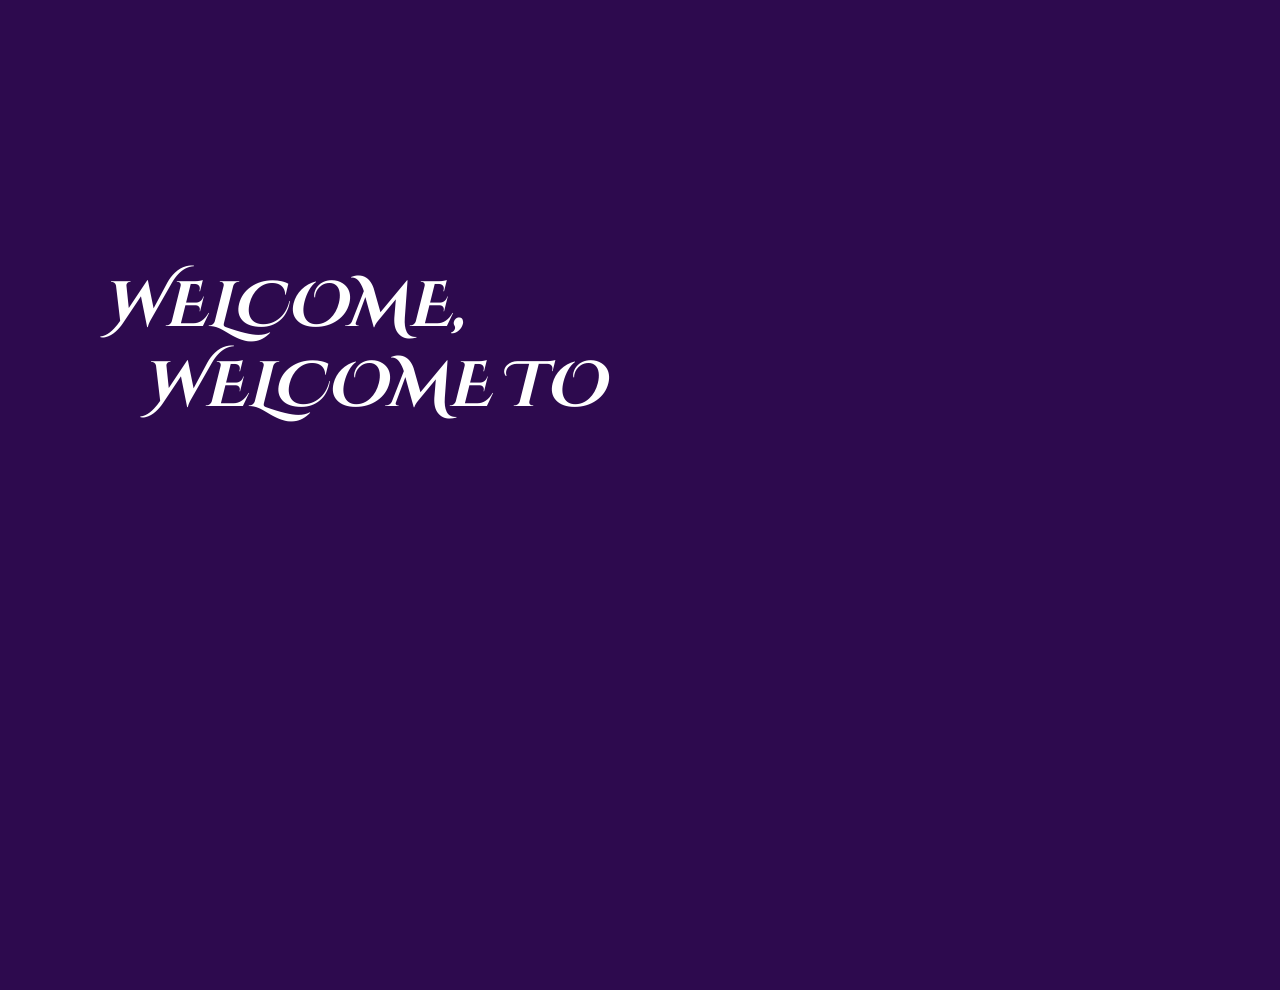
<file: index.html>
<!DOCTYPE html>
<html lang="en">
<head>
  <meta charset="UTF-8">
  <meta name="viewport" content="width=device-width, initial-scale=1.0">
  <title>Tricia Linewberg - Portfolio</title>
  <meta name="description" content="Tricia Linewberg - Designer portfolio. The grandest show of strategy and design.">
  <link rel="preconnect" href="https://fonts.googleapis.com">
  <link rel="preconnect" href="https://fonts.gstatic.com" crossorigin>
  <link href="https://fonts.googleapis.com/css2?family=Cinzel+Decorative:wght@400;700&family=Cormorant+Garamond:wght@400;700&family=Faustina:ital,wght@0,400;0,600;1,400&family=Inter:wght@400;500&display=swap" rel="stylesheet">
  <link rel="stylesheet" href="css/styles.css">
</head>
<body class="hero-page">

  <section class="hero">
    <div class="hero-content">
      <h1 id="line1" class="hero-title-line"></h1>
      <h1 id="line2" class="hero-title-line"></h1>
      <h1 id="line3" class="hero-title-line"></h1>
      <p id="subtitle" class="hero-subtitle"></p>
      <a href="portfolio.html" id="admit-btn" class="admit-one-btn golden-pill">
        ADMIT ONE
      </a>
    </div>

    <div id="hero-photo" class="hero-photo">
      <img src="assets/tricia.png" alt="Tricia Linewberg">
    </div>
  </section>

  <script>
    async function typeWords(elementId, text, speed) {
      const el = document.getElementById(elementId);
      const words = text.split(' ');
      for (const w of words) {
        const span = document.createElement('span');
        span.textContent = w;
        span.className = 'word';
        el.appendChild(span);
        await new Promise(r => setTimeout(r, 50));
        span.classList.add('visible');
        await new Promise(r => setTimeout(r, speed));
      }
    }

    window.addEventListener('DOMContentLoaded', async () => {
      await typeWords('line1', 'WELCOME,', 500);
      await typeWords('line2', 'WELCOME TO', 350);
      await typeWords('line3', 'MY PORTFOLIO!', 500);
      await new Promise(r => setTimeout(r, 200));
      await typeWords('subtitle', 'The grandest show of strategy and design on land or by screen.', 120);

      setTimeout(() => {
        document.getElementById('hero-photo').classList.add('reveal');
      }, 400);

      setTimeout(() => {
        const btn = document.getElementById('admit-btn');
        btn.classList.add('reveal');
        setTimeout(() => btn.classList.add('breathing'), 1500);
      }, 1200);
    });
  </script>
</body>
</html>
</file>
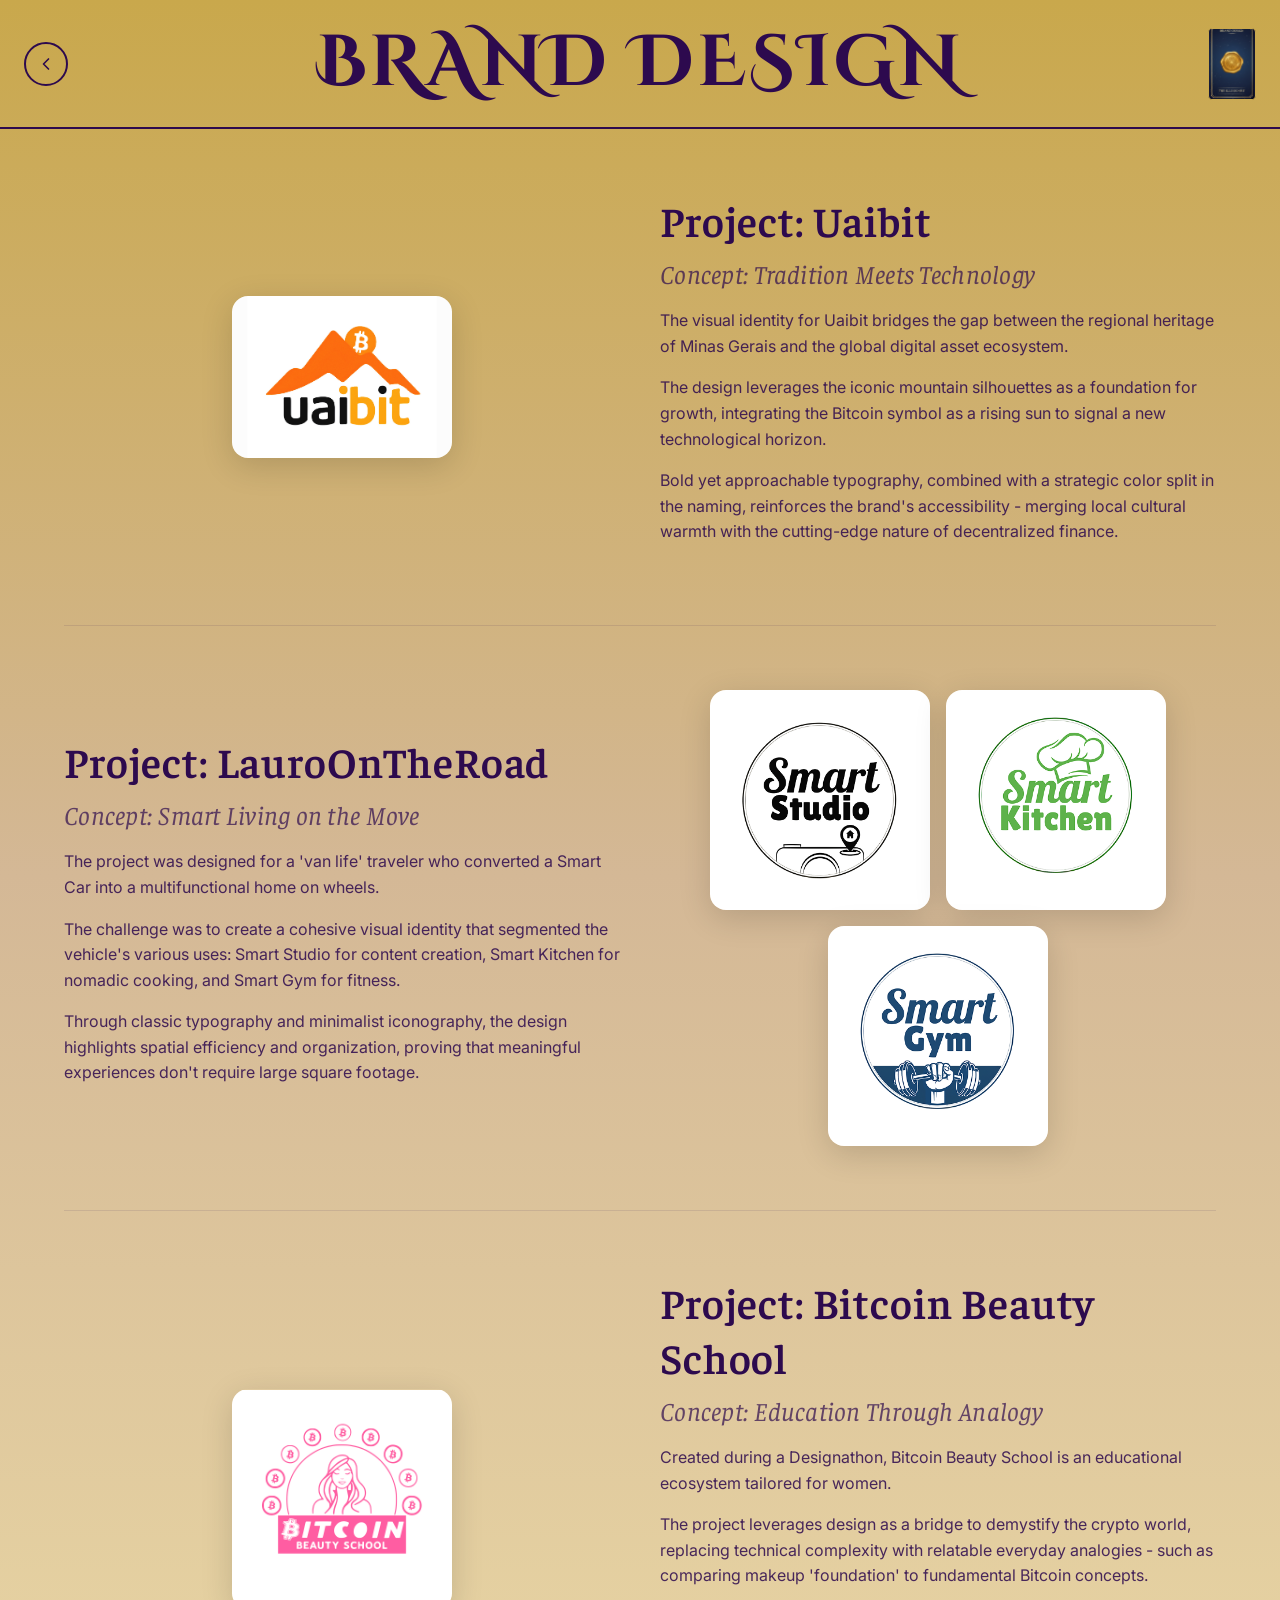
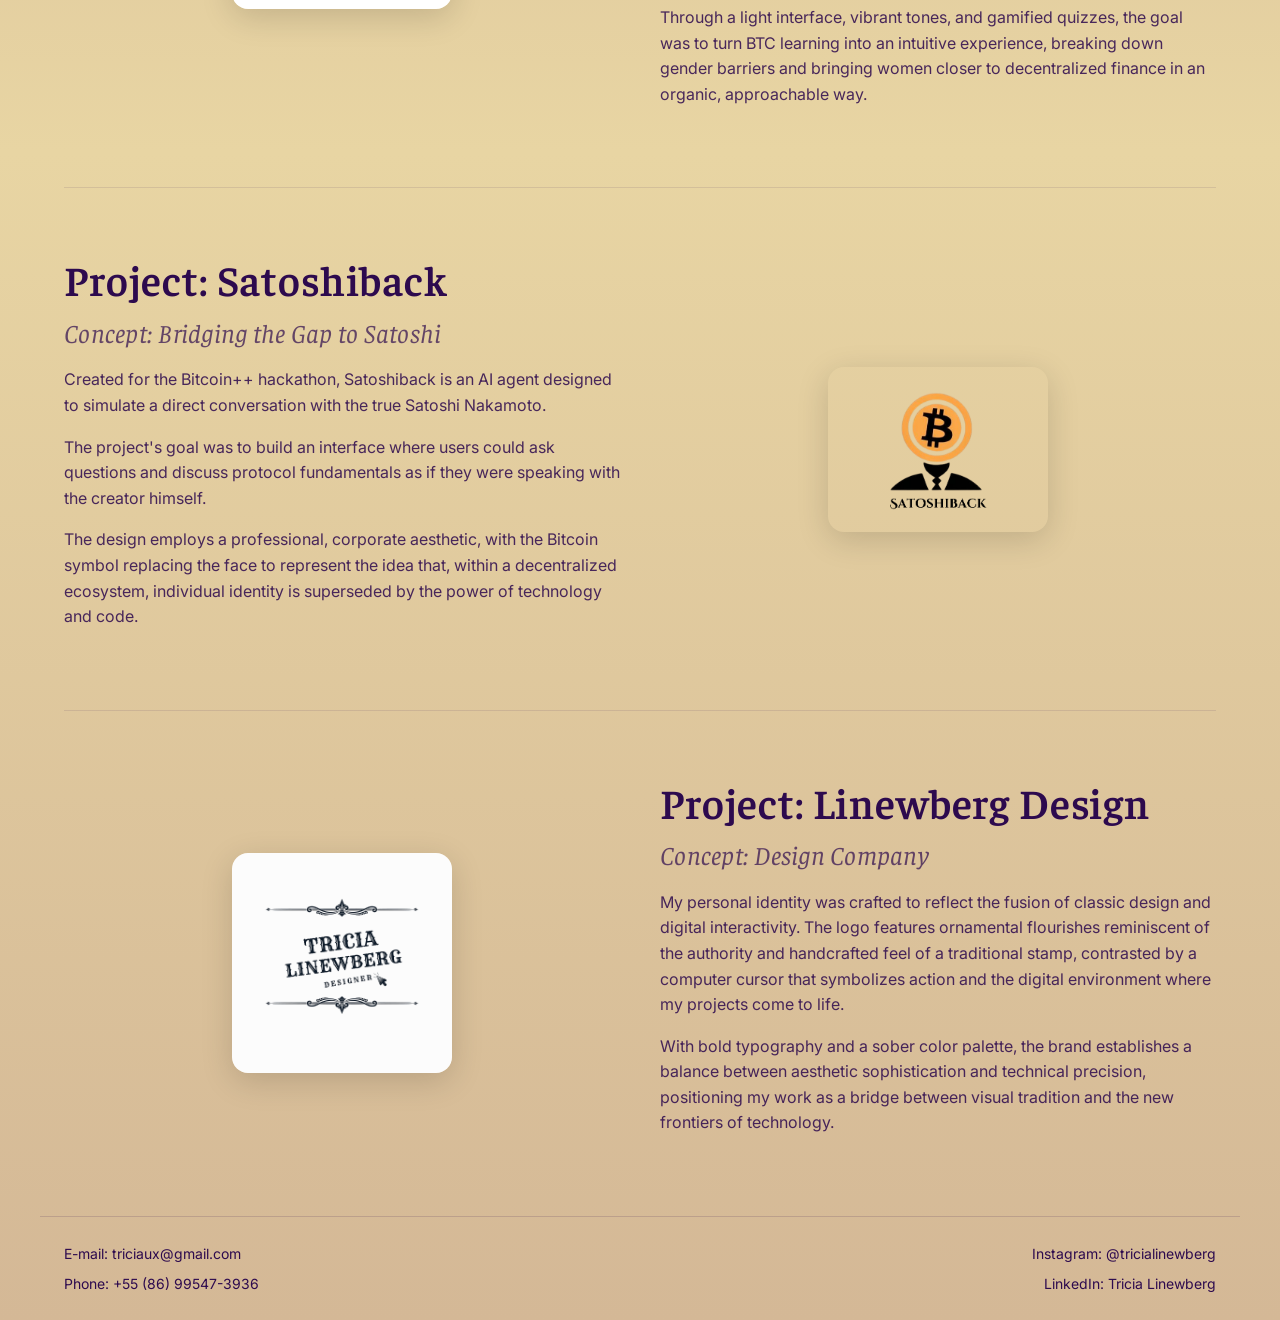
<file: brand-design.html>
<!DOCTYPE html>
<html lang="en">
<head>
  <meta charset="UTF-8">
  <meta name="viewport" content="width=device-width, initial-scale=1.0">
  <title>Brand Design - Tricia Linewberg</title>
  <link rel="preconnect" href="https://fonts.googleapis.com">
  <link rel="preconnect" href="https://fonts.gstatic.com" crossorigin>
  <link href="https://fonts.googleapis.com/css2?family=Cinzel+Decorative:wght@400;700&family=Cormorant+Garamond:wght@400;700&family=Faustina:ital,wght@0,400;0,600;1,400&family=Inter:wght@400;500&display=swap" rel="stylesheet">
  <link rel="stylesheet" href="css/styles.css">
</head>
<body class="bg-gold page-entrance">

  <!-- Header -->
  <header class="page-header">
    <a href="portfolio.html" class="back-btn" aria-label="Back to portfolio">
      <svg viewBox="0 0 24 24"><polyline points="15 18 9 12 15 6"></polyline></svg>
    </a>
    <h1 class="page-title h0">Brand Design</h1>
    <div class="mini-card">
      <img src="assets/the_ilusionist_card.png" alt="The Illusionist">
    </div>
  </header>

  <main class="container">

    <!-- Project 1: Uaibit -->
    <section class="project-section">
      <div class="project-grid">
        <div class="project-images anim-scale">
          <img class="brand-logo" src="assets/uai_bit_logo.png" alt="Uaibit Logo">
        </div>
        <div class="project-text anim-slide-right">
          <h2>Project: Uaibit</h2>
          <h3>Concept: Tradition Meets Technology</h3>
          <p>The visual identity for Uaibit bridges the gap between the regional heritage of Minas Gerais and the global digital asset ecosystem.</p>
          <p>The design leverages the iconic mountain silhouettes as a foundation for growth, integrating the Bitcoin symbol as a rising sun to signal a new technological horizon.</p>
          <p>Bold yet approachable typography, combined with a strategic color split in the naming, reinforces the brand's accessibility - merging local cultural warmth with the cutting-edge nature of decentralized finance.</p>
        </div>
      </div>
    </section>

    <!-- Project 2: LauroOnTheRoad -->
    <section class="project-section">
      <div class="project-grid reverse">
        <div class="project-text anim-slide-left">
          <h2>Project: LauroOnTheRoad</h2>
          <h3>Concept: Smart Living on the Move</h3>
          <p>The project was designed for a 'van life' traveler who converted a Smart Car into a multifunctional home on wheels.</p>
          <p>The challenge was to create a cohesive visual identity that segmented the vehicle's various uses: Smart Studio for content creation, Smart Kitchen for nomadic cooking, and Smart Gym for fitness.</p>
          <p>Through classic typography and minimalist iconography, the design highlights spatial efficiency and organization, proving that meaningful experiences don't require large square footage.</p>
        </div>
        <div class="project-images anim-slide-right">
          <img class="brand-logo" src="assets/smart_studio.png" alt="Smart Studio">
          <img class="brand-logo" src="assets/smart_kitchen.png" alt="Smart Kitchen">
          <img class="brand-logo" src="assets/smart_gym.png" alt="Smart Gym">
        </div>
      </div>
    </section>

    <!-- Project 3: Bitcoin Beauty School -->
    <section class="project-section">
      <div class="project-grid">
        <div class="project-images anim-scale">
          <img class="brand-logo" src="assets/bitcoin_beauty_school.png" alt="Bitcoin Beauty School">
        </div>
        <div class="project-text anim-slide-right">
          <h2>Project: Bitcoin Beauty School</h2>
          <h3>Concept: Education Through Analogy</h3>
          <p>Created during a Designathon, Bitcoin Beauty School is an educational ecosystem tailored for women.</p>
          <p>The project leverages design as a bridge to demystify the crypto world, replacing technical complexity with relatable everyday analogies - such as comparing makeup 'foundation' to fundamental Bitcoin concepts.</p>
          <p>Through a light interface, vibrant tones, and gamified quizzes, the goal was to turn BTC learning into an intuitive experience, breaking down gender barriers and bringing women closer to decentralized finance in an organic, approachable way.</p>
        </div>
      </div>
    </section>

    <!-- Project 4: Satoshiback -->
    <section class="project-section">
      <div class="project-grid reverse">
        <div class="project-text anim-slide-left">
          <h2>Project: Satoshiback</h2>
          <h3>Concept: Bridging the Gap to Satoshi</h3>
          <p>Created for the Bitcoin++ hackathon, Satoshiback is an AI agent designed to simulate a direct conversation with the true Satoshi Nakamoto.</p>
          <p>The project's goal was to build an interface where users could ask questions and discuss protocol fundamentals as if they were speaking with the creator himself.</p>
          <p>The design employs a professional, corporate aesthetic, with the Bitcoin symbol replacing the face to represent the idea that, within a decentralized ecosystem, individual identity is superseded by the power of technology and code.</p>
        </div>
        <div class="project-images anim-scale">
          <img class="brand-logo" src="assets/satoshi_back.png" alt="Satoshiback Logo">
        </div>
      </div>
    </section>

    <!-- Project 5: Linewberg Design -->
    <section class="project-section">
      <div class="project-grid">
        <div class="project-images anim-scale">
          <img class="brand-logo" src="assets/tricia_linewberg_design_logo.png" alt="Linewberg Design Logo">
        </div>
        <div class="project-text anim-slide-right">
          <h2>Project: Linewberg Design</h2>
          <h3>Concept: Design Company</h3>
          <p>My personal identity was crafted to reflect the fusion of classic design and digital interactivity. The logo features ornamental flourishes reminiscent of the authority and handcrafted feel of a traditional stamp, contrasted by a computer cursor that symbolizes action and the digital environment where my projects come to life.</p>
          <p>With bold typography and a sober color palette, the brand establishes a balance between aesthetic sophistication and technical precision, positioning my work as a bridge between visual tradition and the new frontiers of technology.</p>
        </div>
      </div>
    </section>

  </main>

  <!-- Footer -->
  <footer class="footer container">
    <div class="footer-col">
      <span>E-mail: <a href="mailto:triciaux@gmail.com">triciaux@gmail.com</a></span>
      <span>Phone: <a href="tel:+5586995473936">+55 (86) 99547-3936</a></span>
    </div>
    <div class="footer-col" style="text-align: right;">
      <span>Instagram: <a href="https://instagram.com/tricialinewberg" target="_blank" rel="noopener">@tricialinewberg</a></span>
      <span>LinkedIn: <a href="https://linkedin.com/in/tricialinewberg" target="_blank" rel="noopener">Tricia Linewberg</a></span>
    </div>
  </footer>

  <script src="js/main.js"></script>
</body>
</html>
</file>
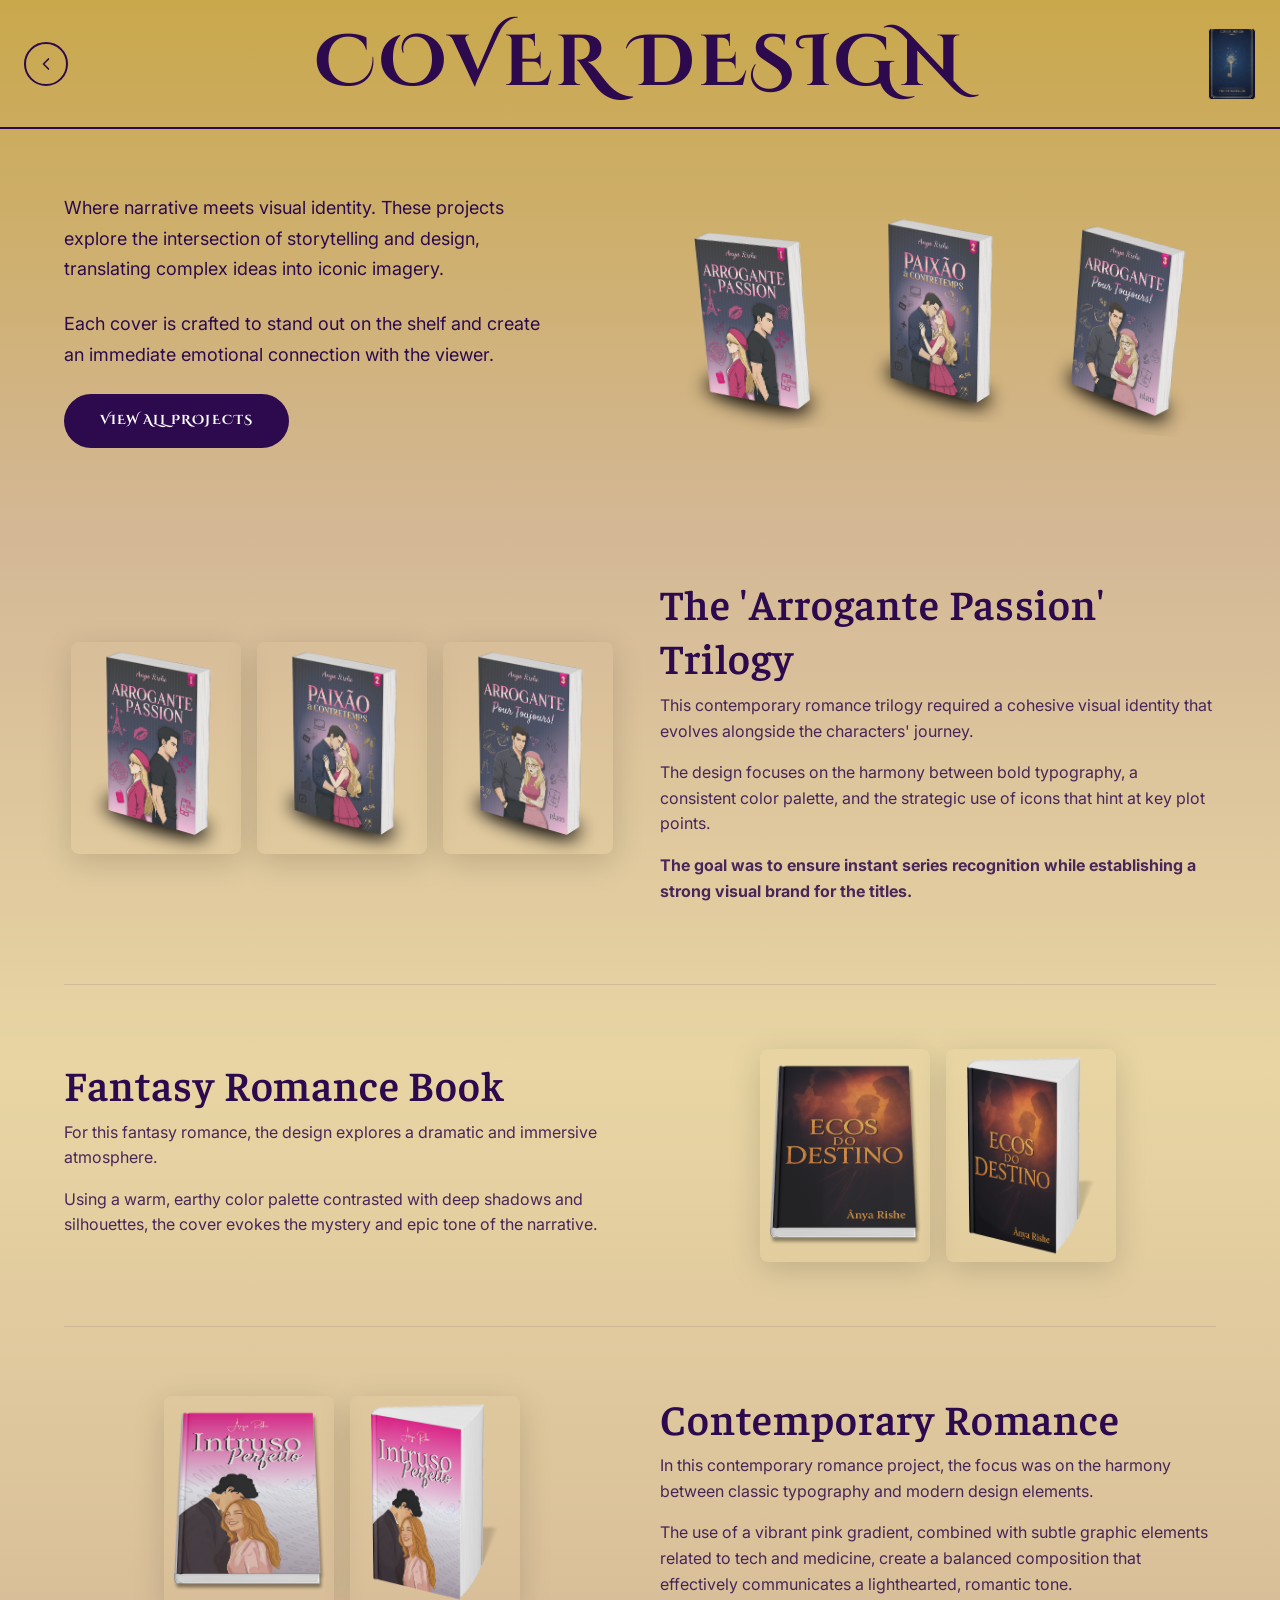
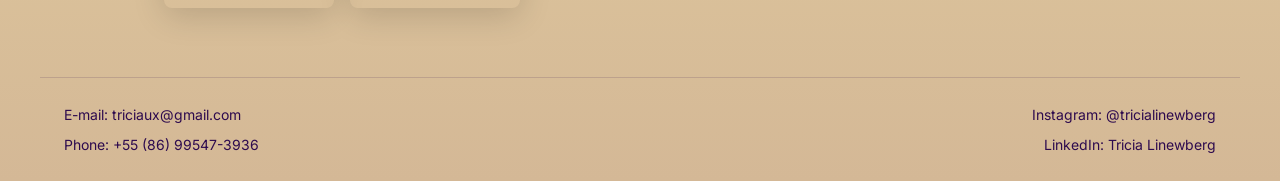
<file: cover-design.html>
<!DOCTYPE html>
<html lang="en">
<head>
  <meta charset="UTF-8">
  <meta name="viewport" content="width=device-width, initial-scale=1.0">
  <title>Cover Design - Tricia Linewberg</title>
  <link rel="preconnect" href="https://fonts.googleapis.com">
  <link rel="preconnect" href="https://fonts.gstatic.com" crossorigin>
  <link href="https://fonts.googleapis.com/css2?family=Cinzel+Decorative:wght@400;700&family=Cormorant+Garamond:wght@400;700&family=Faustina:ital,wght@0,400;0,600;1,400&family=Inter:wght@400;500&display=swap" rel="stylesheet">
  <link rel="stylesheet" href="css/styles.css">
</head>
<body class="bg-gold page-entrance">

  <!-- Header -->
  <header class="page-header">
    <a href="portfolio.html" class="back-btn" aria-label="Back to portfolio">
      <svg viewBox="0 0 24 24"><polyline points="15 18 9 12 15 6"></polyline></svg>
    </a>
    <h1 class="page-title h0">Cover Design</h1>
    <div class="mini-card">
      <img src="assets/the_storyteller_card.png" alt="The Storyteller">
    </div>
  </header>

  <main class="container">

    <!-- Intro Section -->
    <section class="intro-section">
      <div class="intro-text anim-hidden">
        <p>Where narrative meets visual identity. These projects explore the intersection of storytelling and design, translating complex ideas into iconic imagery.</p>
        <p>Each cover is crafted to stand out on the shelf and create an immediate emotional connection with the viewer.</p>
        <a href="#projects" class="btn-dark">View All Projects</a>
      </div>
      <div class="intro-images anim-hidden anim-delay-2">
        <img class="book-cover" src="assets/arrogante_passion_1.png" alt="Arrogante Passion 1" style="transform: rotate(-5deg);">
        <img class="book-cover" src="assets/arrogante_passion_2.png" alt="Arrogante Passion 2" style="transform: rotate(0deg); margin-bottom: 10px;">
        <img class="book-cover" src="assets/arrogante_passion_3.png" alt="Arrogante Passion 3" style="transform: rotate(5deg);">
      </div>
    </section>

    <!-- Projects -->
    <div id="projects">

      <!-- Project 1: Arrogante Passion Trilogy -->
      <section class="project-section">
        <div class="project-grid">
          <div class="project-images anim-slide-left">
            <img class="book-cover" src="assets/arrogante_passion_1.png" alt="Arrogante Passion 1">
            <img class="book-cover" src="assets/arrogante_passion_2.png" alt="Arrogante Passion 2">
            <img class="book-cover" src="assets/arrogante_passion_3.png" alt="Arrogante Passion 3">
          </div>
          <div class="project-text anim-slide-right">
            <h2>The 'Arrogante Passion' Trilogy</h2>
            <p>This contemporary romance trilogy required a cohesive visual identity that evolves alongside the characters' journey.</p>
            <p>The design focuses on the harmony between bold typography, a consistent color palette, and the strategic use of icons that hint at key plot points.</p>
            <p><strong>The goal was to ensure instant series recognition while establishing a strong visual brand for the titles.</strong></p>
          </div>
        </div>
      </section>

      <!-- Project 2: Fantasy Romance Book -->
      <section class="project-section">
        <div class="project-grid reverse">
          <div class="project-text anim-slide-left">
            <h2>Fantasy Romance Book</h2>
            <p>For this fantasy romance, the design explores a dramatic and immersive atmosphere.</p>
            <p>Using a warm, earthy color palette contrasted with deep shadows and silhouettes, the cover evokes the mystery and epic tone of the narrative.</p>
          </div>
          <div class="project-images anim-slide-right">
            <img class="book-cover" src="assets/ecos_front.png" alt="Ecos do Destino - Front">
            <img class="book-cover" src="assets/ecos_3d.png" alt="Ecos do Destino - 3D">
          </div>
        </div>
      </section>

      <!-- Project 3: Contemporary Romance -->
      <section class="project-section">
        <div class="project-grid">
          <div class="project-images anim-slide-left">
            <img class="book-cover" src="assets/intruso_front.png" alt="Intruso Perfeito - Front">
            <img class="book-cover" src="assets/intruso_3d.png" alt="Intruso Perfeito - 3D">
          </div>
          <div class="project-text anim-slide-right">
            <h2>Contemporary Romance</h2>
            <p>In this contemporary romance project, the focus was on the harmony between classic typography and modern design elements.</p>
            <p>The use of a vibrant pink gradient, combined with subtle graphic elements related to tech and medicine, create a balanced composition that effectively communicates a lighthearted, romantic tone.</p>
          </div>
        </div>
      </section>

    </div>
  </main>

  <!-- Footer -->
  <footer class="footer container">
    <div class="footer-col">
      <span>E-mail: <a href="mailto:triciaux@gmail.com">triciaux@gmail.com</a></span>
      <span>Phone: <a href="tel:+5586995473936">+55 (86) 99547-3936</a></span>
    </div>
    <div class="footer-col" style="text-align: right;">
      <span>Instagram: <a href="https://instagram.com/tricialinewberg" target="_blank" rel="noopener">@tricialinewberg</a></span>
      <span>LinkedIn: <a href="https://linkedin.com/in/tricialinewberg" target="_blank" rel="noopener">Tricia Linewberg</a></span>
    </div>
  </footer>

  <script src="js/main.js"></script>
</body>
</html>
</file>
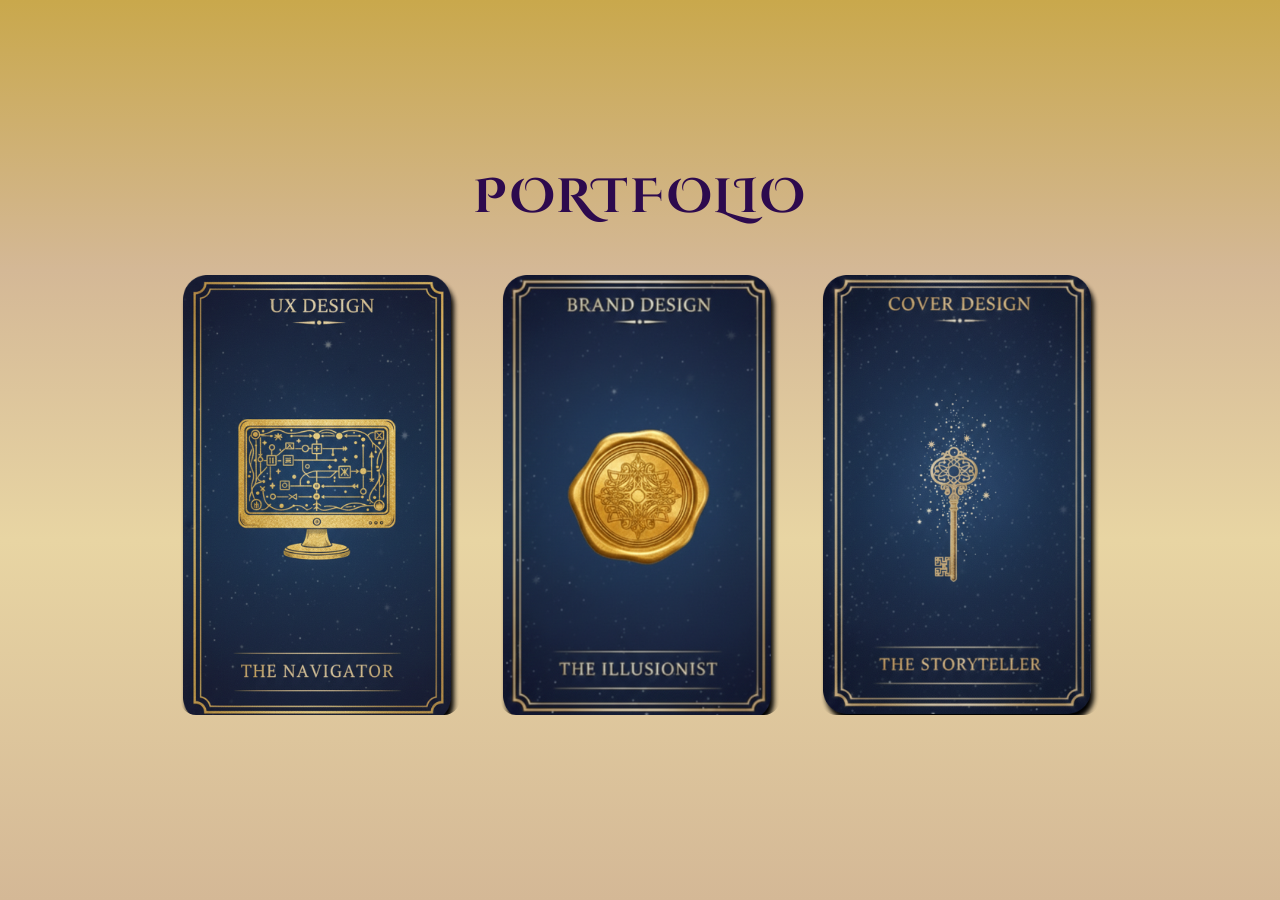
<file: portfolio.html>
<!DOCTYPE html>
<html lang="en">
<head>
  <meta charset="UTF-8">
  <meta name="viewport" content="width=device-width, initial-scale=1.0">
  <title>Portfolio - Tricia Linewberg</title>
  <link rel="preconnect" href="https://fonts.googleapis.com">
  <link rel="preconnect" href="https://fonts.gstatic.com" crossorigin>
  <link href="https://fonts.googleapis.com/css2?family=Cinzel+Decorative:wght@400;700&family=Cormorant+Garamond:wght@400;700&family=Faustina:ital,wght@0,400;0,600;1,400&family=Inter:wght@400;500&display=swap" rel="stylesheet">
  <link rel="stylesheet" href="css/styles.css">
</head>
<body class="bg-gold page-entrance">

  <div class="portfolio-hub">
    <h1 class="portfolio-hub__title anim-hidden">Portfolio</h1>

    <div class="cards-row">
      <!-- UX Design Card -->
      <a href="ux-design.html" class="tarot-card tarot-card--img anim-hidden anim-delay-1" aria-label="UX Design">
        <img src="assets/the_navigator_card.png" alt="UX Design - The Navigator">
      </a>

      <!-- Brand Design Card -->
      <a href="brand-design.html" class="tarot-card tarot-card--img anim-hidden anim-delay-2" aria-label="Brand Design">
        <img src="assets/the_ilusionist_card.png" alt="Brand Design - The Illusionist">
      </a>

      <!-- Cover Design Card -->
      <a href="cover-design.html" class="tarot-card tarot-card--img anim-hidden anim-delay-3" aria-label="Cover Design">
        <img src="assets/the_storyteller_card.png" alt="Cover Design - The Storyteller">
      </a>
    </div>
  </div>

  <script src="js/main.js"></script>
</body>
</html>
</file>
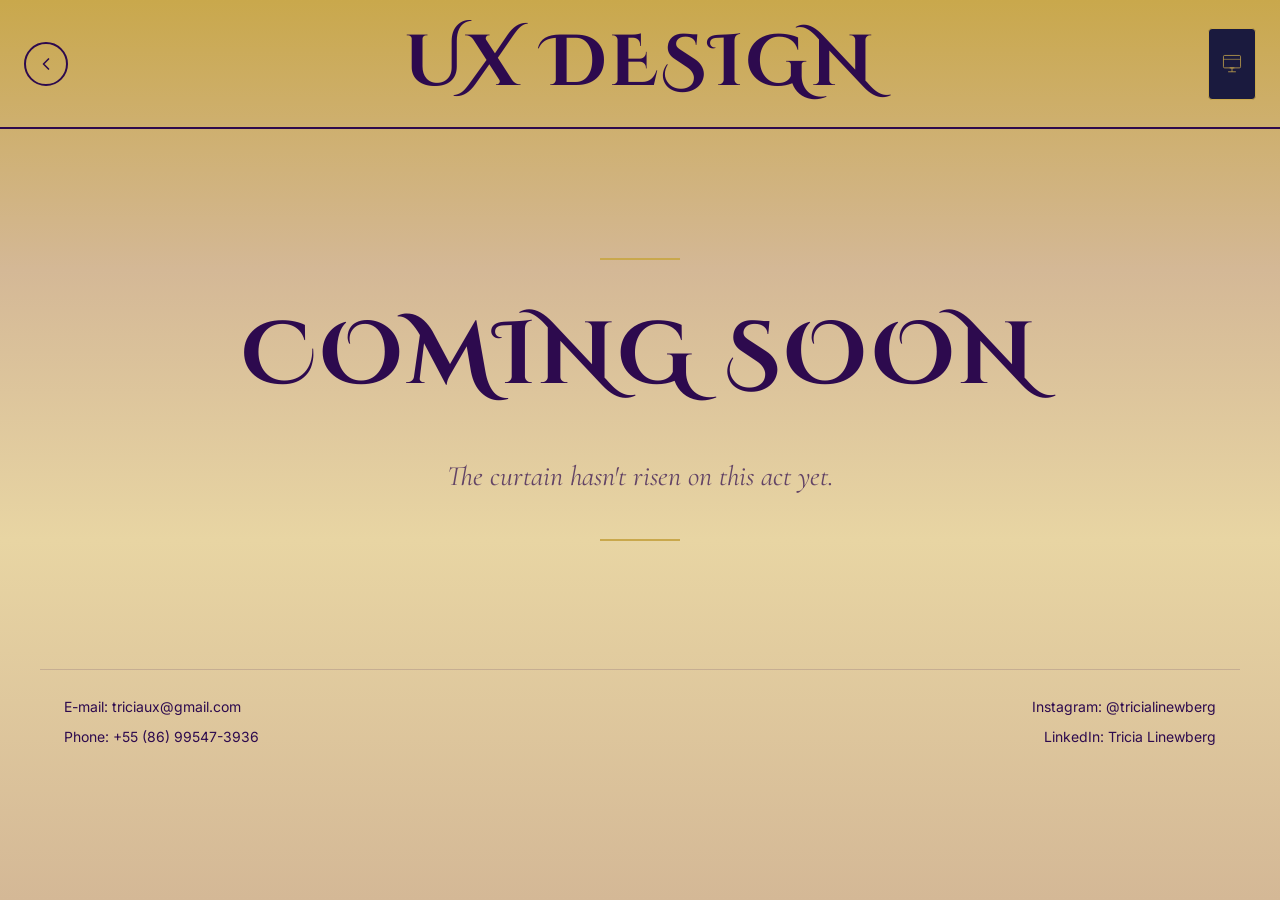
<file: ux-design.html>
<!DOCTYPE html>
<html lang="en">
<head>
  <meta charset="UTF-8">
  <meta name="viewport" content="width=device-width, initial-scale=1.0">
  <title>UX Design - Tricia Linewberg</title>
  <link rel="preconnect" href="https://fonts.googleapis.com">
  <link rel="preconnect" href="https://fonts.gstatic.com" crossorigin>
  <link href="https://fonts.googleapis.com/css2?family=Cinzel+Decorative:wght@400;700&family=Cormorant+Garamond:wght@400;700&family=Faustina:ital,wght@0,400;0,600;1,400&family=Inter:wght@400;500&display=swap" rel="stylesheet">
  <link rel="stylesheet" href="css/styles.css">
  <style>
    .coming-soon {
      display: flex;
      flex-direction: column;
      align-items: center;
      justify-content: center;
      min-height: 60vh;
      text-align: center;
      padding: var(--space-xl) var(--space-md);
      gap: var(--space-lg);
    }

    .coming-soon__title {
      font-family: var(--font-display);
      font-size: 48px;
      font-weight: 700;
      color: var(--color-purple-deep);
      letter-spacing: 0.05em;
      text-transform: uppercase;
    }

    .coming-soon__subtitle {
      font-family: var(--font-heading);
      font-size: 24px;
      color: var(--color-text-dark);
      opacity: 0.7;
      font-style: italic;
    }

    .coming-soon__divider {
      width: 80px;
      height: 2px;
      background: var(--color-gold);
    }

    @media (min-width: 768px) {
      .coming-soon__title {
        font-size: 72px;
      }
      .coming-soon__subtitle {
        font-size: 28px;
      }
    }

    @media (min-width: 1024px) {
      .coming-soon__title {
        font-size: 88px;
      }
    }
  </style>
</head>
<body class="bg-gold page-entrance">

  <!-- Header -->
  <header class="page-header">
    <a href="portfolio.html" class="back-btn" aria-label="Back to portfolio">
      <svg viewBox="0 0 24 24"><polyline points="15 18 9 12 15 6"></polyline></svg>
    </a>
    <h1 class="page-title h0">UX Design</h1>
    <div class="mini-card">
      <svg width="28" height="28" viewBox="0 0 72 72" fill="none" xmlns="http://www.w3.org/2000/svg">
        <rect x="14" y="14" width="44" height="32" rx="3" stroke="#c9a84c" stroke-width="2"/>
        <line x1="14" y1="24" x2="58" y2="24" stroke="#c9a84c" stroke-width="1.5"/>
        <line x1="30" y1="46" x2="42" y2="46" stroke="#c9a84c" stroke-width="2"/>
        <line x1="36" y1="46" x2="36" y2="56" stroke="#c9a84c" stroke-width="2"/>
        <line x1="26" y1="56" x2="46" y2="56" stroke="#c9a84c" stroke-width="2"/>
      </svg>
    </div>
  </header>

  <main>
    <div class="coming-soon">
      <div class="coming-soon__divider anim-hidden"></div>
      <h2 class="coming-soon__title anim-hidden anim-delay-1">Coming Soon</h2>
      <p class="coming-soon__subtitle anim-hidden anim-delay-2">The curtain hasn't risen on this act yet.</p>
      <div class="coming-soon__divider anim-hidden anim-delay-3"></div>
    </div>
  </main>

  <!-- Footer -->
  <footer class="footer container">
    <div class="footer-col">
      <span>E-mail: <a href="mailto:triciaux@gmail.com">triciaux@gmail.com</a></span>
      <span>Phone: <a href="tel:+5586995473936">+55 (86) 99547-3936</a></span>
    </div>
    <div class="footer-col" style="text-align: right;">
      <span>Instagram: <a href="https://instagram.com/tricialinewberg" target="_blank" rel="noopener">@tricialinewberg</a></span>
      <span>LinkedIn: <a href="https://linkedin.com/in/tricialinewberg" target="_blank" rel="noopener">Tricia Linewberg</a></span>
    </div>
  </footer>

  <script src="js/main.js"></script>
</body>
</html>
</file>
<file: css/styles.css>
/* ===========================
   DESIGN TOKENS
   =========================== */
:root {
  /* Colors */
  --color-purple-deep: #2D0A4E;
  --color-purple-dark: #25063a;
  --color-navy: #1a1a3e;
  --color-navy-light: #2a2a5e;
  --color-gold: #c9a84c;
  --color-gold-dark: #a8893a;
  --color-gold-light: #e8d5a3;
  --color-beige: #d4b896;
  --color-beige-light: #e8d4b8;
  --color-white: #ffffff;
  --color-text-dark: #2D0A4E;
  --color-text-light: #cccccc;

  /* Gold gradient background for content pages */
  --bg-gold-gradient: linear-gradient(
    180deg,
    #c9a84c 0%,
    #d4b896 30%,
    #e8d5a3 60%,
    #d4b896 100%
  );

  /* Typography */
  --font-display: 'Cinzel Decorative', serif;
  --font-heading: 'Cormorant Garamond', serif;
  --font-subheading: 'Faustina', serif;
  --font-body: 'Inter', sans-serif;

  /* Spacing */
  --space-xs: 8px;
  --space-sm: 16px;
  --space-md: 24px;
  --space-lg: 40px;
  --space-xl: 64px;
  --space-2xl: 96px;

  /* Border radius */
  --radius-sm: 8px;
  --radius-md: 16px;
  --radius-lg: 24px;
  --radius-pill: 50px;
  --radius-circle: 50%;
}

/* ===========================
   RESET & BASE
   =========================== */
*,
*::before,
*::after {
  box-sizing: border-box;
  margin: 0;
  padding: 0;
}

html {
  scroll-behavior: smooth;
  -webkit-font-smoothing: antialiased;
  -moz-osx-font-smoothing: grayscale;
}

body {
  font-family: var(--font-body);
  font-size: 16px;
  font-weight: 400;
  line-height: 160%;
  letter-spacing: 0;
  color: var(--color-text-dark);
  overflow-x: hidden;
}

img {
  max-width: 100%;
  height: auto;
  display: block;
}

a {
  text-decoration: none;
  color: inherit;
}

/* ===========================
   TYPOGRAPHY
   =========================== */

/* H0 - Page titles (Cinzel Decorative) */
.h0, h1.page-title {
  font-family: var(--font-display);
  font-size: 28px;
  font-weight: 700;
  line-height: 110%;
  letter-spacing: 0.05em;
  text-transform: uppercase;
}

/* H1 - Section titles (Cormorant Garamond) */
.h1, h1.section-title {
  font-family: var(--font-heading);
  font-size: 36px;
  font-weight: 700;
  line-height: 120%;
  letter-spacing: 0.03em;
}

/* H2 - Subsection titles (Faustina) */
.h2, h2 {
  font-family: var(--font-subheading);
  font-size: 28px;
  font-weight: 600;
  line-height: 130%;
  letter-spacing: 0.02em;
}

/* H3 - Small headings (Faustina) */
.h3, h3 {
  font-family: var(--font-subheading);
  font-size: 20px;
  font-weight: 400;
  line-height: 140%;
  letter-spacing: 0.01em;
}

/* Body text */
.body-text, p {
  font-family: var(--font-body);
  font-size: 16px;
  font-weight: 400;
  line-height: 160%;
  letter-spacing: 0;
}

/* ===========================
   LAYOUT UTILITIES
   =========================== */
.container {
  width: 100%;
  max-width: 1200px;
  margin: 0 auto;
  padding: 0 var(--space-md);
}

.section {
  padding: var(--space-xl) 0;
}

/* ===========================
   PAGE BACKGROUNDS
   =========================== */
.bg-purple {
  background-color: var(--color-purple-deep);
  color: var(--color-white);
}

.bg-gold {
  background: var(--bg-gold-gradient);
  color: var(--color-text-dark);
  min-height: 100vh;
}

/* ===========================
   PAGE HEADER (Detail Pages)
   =========================== */
.page-header {
  display: flex;
  align-items: center;
  justify-content: center;
  padding: var(--space-md) var(--space-md);
  position: relative;
  border-bottom: 2px solid var(--color-purple-deep);
}

.page-header .back-btn {
  position: absolute;
  left: var(--space-md);
}

.page-header .page-title {
  text-align: center;
  color: var(--color-purple-deep);
}

.page-header .mini-card {
  position: absolute;
  right: var(--space-md);
  width: 48px;
  height: 72px;
  background: var(--color-navy);
  border: 1px solid var(--color-gold);
  border-radius: 4px;
  display: flex;
  align-items: center;
  justify-content: center;
  overflow: hidden;
}

.page-header .mini-card img {
  width: 100%;
  height: 100%;
  object-fit: cover;
}

/* ===========================
   BACK BUTTON
   =========================== */
.back-btn {
  display: flex;
  align-items: center;
  justify-content: center;
  width: 44px;
  height: 44px;
  border-radius: var(--radius-circle);
  border: 2px solid var(--color-text-dark);
  background: transparent;
  cursor: pointer;
  transition: all 0.3s ease;
  color: var(--color-text-dark);
  font-size: 20px;
}

.back-btn:hover {
  background: var(--color-text-dark);
  color: var(--color-white);
  transform: scale(1.05);
}

.back-btn svg {
  width: 20px;
  height: 20px;
  stroke: currentColor;
  fill: none;
  stroke-width: 2;
  stroke-linecap: round;
  stroke-linejoin: round;
}

/* ===========================
   GOLDEN BUTTON
   =========================== */
.golden-btn {
  display: inline-block;
  padding: 14px 40px;
  background: linear-gradient(135deg, var(--color-gold), var(--color-gold-dark));
  color: var(--color-white);
  font-family: var(--font-display);
  font-size: 14px;
  font-weight: 700;
  letter-spacing: 0.1em;
  text-transform: uppercase;
  border-radius: var(--radius-pill);
  border: none;
  cursor: pointer;
  transition: all 0.3s ease;
  text-align: center;
}

.golden-btn:hover {
  transform: translateY(-2px);
  box-shadow: 0 8px 24px rgba(201, 168, 76, 0.4);
}

/* Golden pill (Admit One) */
.golden-pill {
  display: inline-block;
  padding: 16px 48px;
  background: linear-gradient(135deg, #e8d5a3, #c9a84c 50%, #a8893a);
  color: #fff;
  font-family: var(--font-display);
  font-size: 1.1rem;
  letter-spacing: 3px;
  text-decoration: none;
  border-radius: var(--radius-pill);
  border: none;
  box-shadow: 0 4px 16px rgba(201, 168, 76, 0.3);
  cursor: pointer;
  transition: transform 0.3s ease, box-shadow 0.3s ease;
}

.golden-pill:hover {
  transform: translateY(-3px);
  box-shadow: 0 8px 28px rgba(201, 168, 76, 0.5);
}

/* Dark purple button variant */
.btn-dark {
  display: inline-block;
  padding: 14px 36px;
  background: var(--color-purple-deep);
  color: var(--color-white);
  font-family: var(--font-display);
  font-size: 13px;
  font-weight: 700;
  letter-spacing: 0.08em;
  text-transform: uppercase;
  border-radius: var(--radius-pill);
  border: none;
  cursor: pointer;
  transition: all 0.3s ease;
}

.btn-dark:hover {
  background: var(--color-navy);
  transform: translateY(-2px);
  box-shadow: 0 8px 24px rgba(45, 10, 78, 0.3);
}

/* ===========================
   TAROT CARDS
   =========================== */
.tarot-card {
  position: relative;
  width: 240px;
  height: 380px;
  background: var(--color-navy);
  border: 2px solid var(--color-gold);
  border-radius: var(--radius-md);
  overflow: hidden;
  cursor: pointer;
  transition: all 0.4s ease;
  display: flex;
  flex-direction: column;
  align-items: center;
  justify-content: space-between;
  padding: var(--space-lg) var(--space-md);
  text-align: center;
}

/* Starfield background */
.tarot-card::before {
  content: '';
  position: absolute;
  inset: 0;
  background:
    radial-gradient(1px 1px at 20% 30%, rgba(255,255,255,0.4) 0%, transparent 100%),
    radial-gradient(1px 1px at 40% 70%, rgba(255,255,255,0.3) 0%, transparent 100%),
    radial-gradient(1px 1px at 60% 20%, rgba(255,255,255,0.3) 0%, transparent 100%),
    radial-gradient(1px 1px at 80% 60%, rgba(255,255,255,0.2) 0%, transparent 100%),
    radial-gradient(1px 1px at 10% 80%, rgba(255,255,255,0.3) 0%, transparent 100%),
    radial-gradient(1px 1px at 70% 40%, rgba(255,255,255,0.2) 0%, transparent 100%),
    radial-gradient(1px 1px at 50% 90%, rgba(255,255,255,0.3) 0%, transparent 100%),
    radial-gradient(1px 1px at 30% 50%, rgba(255,255,255,0.2) 0%, transparent 100%);
  pointer-events: none;
}

/* Gold ornamental inner border */
.tarot-card::after {
  content: '';
  position: absolute;
  inset: 8px;
  border: 1px solid rgba(201, 168, 76, 0.4);
  border-radius: calc(var(--radius-md) - 4px);
  pointer-events: none;
}

.tarot-card:hover {
  transform: translateY(-12px);
  box-shadow:
    0 20px 60px rgba(0, 0, 0, 0.3),
    0 0 30px rgba(201, 168, 76, 0.2);
  border-color: var(--color-gold-light);
}

.tarot-card__title {
  font-family: var(--font-display);
  font-size: 16px;
  font-weight: 700;
  color: var(--color-gold);
  letter-spacing: 0.08em;
  text-transform: uppercase;
  position: relative;
  z-index: 1;
}

.tarot-card__icon {
  position: relative;
  z-index: 1;
  font-size: 64px;
  color: var(--color-gold-light);
  opacity: 0.9;
}

.tarot-card__subtitle {
  font-family: var(--font-subheading);
  font-size: 14px;
  color: var(--color-gold-light);
  letter-spacing: 0.05em;
  text-transform: uppercase;
  position: relative;
  z-index: 1;
  font-style: italic;
}

/* Image-based tarot cards */
.tarot-card--img {
  padding: 0;
  border: none;
  background: transparent;
  overflow: hidden;
  height: auto;
}

.tarot-card--img::before,
.tarot-card--img::after {
  display: none;
}

.tarot-card--img img {
  width: 100%;
  height: auto;
  display: block;
  border-radius: var(--radius-md);
}

/* ===========================
   PROJECT SECTIONS (Detail Pages)
   =========================== */
.project-section {
  padding: var(--space-xl) 0;
}

.project-section + .project-section {
  border-top: 1px solid rgba(45, 10, 78, 0.1);
}

.project-grid {
  display: grid;
  grid-template-columns: 1fr;
  gap: var(--space-lg);
  align-items: center;
}

.project-grid.reverse .project-images {
  order: -1;
}

.project-images {
  display: flex;
  gap: var(--space-sm);
  justify-content: center;
  flex-wrap: wrap;
}

.project-images img,
.project-images .placeholder-img {
  border-radius: var(--radius-sm);
  box-shadow: 0 8px 32px rgba(0, 0, 0, 0.15);
}

.project-images img.book-cover,
.intro-images img.book-cover {
  width: 140px;
  height: auto;
}

.project-images img.brand-logo {
  width: 180px;
  height: auto;
  border-radius: var(--radius-md);
}

.project-text h2 {
  color: var(--color-purple-deep);
  margin-bottom: var(--space-xs);
}

.project-text h3 {
  color: var(--color-purple-deep);
  opacity: 0.7;
  margin-bottom: var(--space-sm);
  font-style: italic;
}

.project-text p {
  color: var(--color-text-dark);
  opacity: 0.85;
  margin-bottom: var(--space-sm);
}

/* Placeholder images for projects */
.placeholder-img {
  display: flex;
  align-items: center;
  justify-content: center;
  font-family: var(--font-subheading);
  font-size: 14px;
  font-weight: 600;
  color: var(--color-white);
  text-align: center;
  padding: var(--space-sm);
}

.placeholder-img.book-cover {
  width: 140px;
  height: 210px;
  background: linear-gradient(145deg, var(--color-purple-deep), var(--color-navy));
}

.placeholder-img.brand-logo {
  width: 180px;
  height: 180px;
  background: linear-gradient(145deg, var(--color-beige), var(--color-gold-light));
  color: var(--color-text-dark);
  border-radius: var(--radius-md);
}

/* ===========================
   FOOTER
   =========================== */
.footer {
  padding: var(--space-md) var(--space-md);
  display: flex;
  flex-direction: column;
  gap: var(--space-sm);
  font-size: 14px;
  color: var(--color-text-dark);
  border-top: 1px solid rgba(45, 10, 78, 0.15);
}

.footer-col {
  display: flex;
  flex-direction: column;
  gap: 4px;
}

.footer a {
  transition: opacity 0.3s ease;
}

.footer a:hover {
  opacity: 0.7;
}

/* ===========================
   ANIMATIONS
   =========================== */
.anim-hidden {
  opacity: 0;
  transform: translateY(30px);
  transition: opacity 0.8s ease, transform 0.8s ease;
}

.anim-visible {
  opacity: 1;
  transform: translateY(0);
}

.anim-slide-left {
  opacity: 0;
  transform: translateX(-40px);
  transition: opacity 0.8s ease, transform 0.8s ease;
}

.anim-slide-right {
  opacity: 0;
  transform: translateX(40px);
  transition: opacity 0.8s ease, transform 0.8s ease;
}

.anim-slide-left.anim-visible,
.anim-slide-right.anim-visible {
  opacity: 1;
  transform: translateX(0);
}

.anim-scale {
  opacity: 0;
  transform: scale(0.9);
  transition: opacity 0.8s ease, transform 0.8s ease;
}

.anim-scale.anim-visible {
  opacity: 1;
  transform: scale(1);
}

/* Stagger delay utility */
.anim-delay-1 { transition-delay: 0.1s; }
.anim-delay-2 { transition-delay: 0.2s; }
.anim-delay-3 { transition-delay: 0.3s; }
.anim-delay-4 { transition-delay: 0.4s; }
.anim-delay-5 { transition-delay: 0.5s; }

/* Breathing/pulse for admit-one button */
@keyframes breathe {
  0%, 100% { transform: translateY(0); }
  50% { transform: translateY(-6px); }
}

.breathing {
  animation: breathe 3s ease-in-out infinite;
}

/* Page entrance */
@keyframes pageFadeIn {
  from { opacity: 0; }
  to { opacity: 1; }
}

.page-entrance {
  animation: pageFadeIn 0.6s ease forwards;
}

/* ===========================
   RESPONSIVE - TABLET (768px+)
   =========================== */
@media (min-width: 768px) {
  .h0, h1.page-title {
    font-size: 60px;
  }

  .h1, h1.section-title {
    font-size: 50px;
  }

  .h2, h2 {
    font-size: 36px;
  }

  .h3, h3 {
    font-size: 24px;
  }

  .project-grid {
    grid-template-columns: 1fr 1fr;
  }

  .project-grid.reverse .project-images {
    order: 1;
  }

  .project-grid.reverse .project-text {
    order: 0;
  }

  .footer {
    flex-direction: row;
    justify-content: space-between;
  }

  .tarot-card {
    width: 260px;
    height: 400px;
  }
}

/* ===========================
   RESPONSIVE - DESKTOP (1024px+)
   =========================== */
@media (min-width: 1024px) {
  .h0, h1.page-title {
    font-size: 72px;
  }

  .h1, h1.section-title {
    font-size: 60px;
  }

  .h2, h2 {
    font-size: 42px;
  }

  .h3, h3 {
    font-size: 26px;
  }

  .tarot-card {
    width: 280px;
    height: 440px;
  }

  .tarot-card__icon {
    font-size: 80px;
  }

  .placeholder-img.book-cover {
    width: 170px;
    height: 255px;
  }

  .project-images img.book-cover,
  .intro-images img.book-cover {
    width: 170px;
  }

  .project-images img.brand-logo {
    width: 220px;
  }
}

/* ===========================
   HERO PAGE STYLES
   =========================== */
.hero-page {
  background-color: var(--color-purple-deep);
  color: var(--color-white);
  min-height: 100vh;
  overflow: hidden;
  position: relative;
}

.hero {
  position: relative;
  display: flex;
  align-items: center;
  min-height: 100vh;
  padding: var(--space-lg) 6%;
}

.hero-content {
  position: relative;
  z-index: 10;
  max-width: 100%;
}

.hero-title-line {
  font-family: var(--font-display);
  font-size: 36px;
  font-weight: 700;
  font-style: italic;
  line-height: 1.15;
  min-height: 44px;
  margin-bottom: 4px;
  text-transform: uppercase;
}

.hero-title-line:nth-child(2) {
  padding-left: 20px;
}

.hero-title-line:nth-child(3) {
  padding-left: 40px;
}

.hero-subtitle {
  font-family: var(--font-subheading);
  font-size: 16px;
  font-weight: 400;
  margin-top: var(--space-md);
  color: var(--color-text-light);
  line-height: 1.5;
  max-width: 500px;
}

/* Word animation */
.word {
  display: inline-block;
  opacity: 0;
  transform: translateY(10px);
  transition: opacity 0.7s ease, transform 0.7s ease;
  margin-right: 10px;
}

.word.visible {
  opacity: 1;
  transform: translateY(0);
}

/* Admit One ticket/button */
.admit-one-btn {
  display: inline-block;
  margin-top: var(--space-lg);
  opacity: 0;
  transition: opacity 1.5s ease, transform 1s ease;
  transform: translateY(20px);
}

.admit-one-btn.reveal {
  opacity: 1;
  transform: translateY(0);
}


/* Hero photo */
.hero-photo {
  position: absolute;
  right: -100px;
  top: 0;
  height: 100vh;
  width: 55%;
  opacity: 0;
  transition: opacity 2s ease, transform 2s ease;
  display: flex;
  justify-content: flex-end;
  align-items: center;
  pointer-events: none;
}

.hero-photo.reveal {
  opacity: 1;
}

.hero-photo img {
  height: 120%;
  width: auto;
  max-width: none;
  object-fit: cover;
  object-position: left center;
}

/* ===========================
   PORTFOLIO HUB STYLES
   =========================== */
.portfolio-hub {
  display: flex;
  flex-direction: column;
  align-items: center;
  justify-content: center;
  min-height: 100vh;
  padding: var(--space-xl) var(--space-md);
  gap: var(--space-xl);
}

.portfolio-hub__title {
  font-family: var(--font-display);
  font-size: 32px;
  font-weight: 700;
  color: var(--color-purple-deep);
  text-align: center;
  letter-spacing: 0.05em;
  text-transform: uppercase;
}

.cards-row {
  display: flex;
  flex-direction: column;
  align-items: center;
  gap: var(--space-lg);
}

/* ===========================
   INTRO SECTION (Cover Design desktop)
   =========================== */
.intro-section {
  display: grid;
  grid-template-columns: 1fr;
  gap: var(--space-lg);
  padding: var(--space-xl) 0;
  align-items: center;
}

.intro-text {
  max-width: 500px;
}

.intro-text p {
  font-size: 18px;
  line-height: 1.7;
  margin-bottom: var(--space-md);
}

.intro-images {
  display: flex;
  gap: var(--space-sm);
  justify-content: center;
  align-items: flex-end;
}

/* ===========================
   RESPONSIVE - TABLET (768px+)
   =========================== */
@media (min-width: 768px) {
  .hero-content {
    max-width: 55%;
  }

  .hero-title-line {
    font-size: 52px;
    min-height: 62px;
  }

  .hero-title-line:nth-child(2) {
    padding-left: 40px;
  }

  .hero-title-line:nth-child(3) {
    padding-left: 80px;
  }

  .hero-subtitle {
    font-size: 18px;
  }

  .cards-row {
    flex-direction: row;
    gap: var(--space-lg);
  }

  .intro-section {
    grid-template-columns: 1fr 1fr;
  }
}

/* ===========================
   RESPONSIVE - DESKTOP (1024px+)
   =========================== */
@media (min-width: 1024px) {
  .hero {
    padding: 0 8%;
  }

  .hero-content {
    max-width: 50%;
  }

  .hero-title-line {
    font-size: 64px;
    min-height: 76px;
  }

  .hero-subtitle {
    font-size: 20px;
  }

  .portfolio-hub__title {
    font-size: 48px;
  }
}

/* ===========================
   MOBILE HERO ADJUSTMENTS
   =========================== */
@media (max-width: 767px) {
  .hero-content {
    text-align: center;
  }

  .hero-title-line:nth-child(2),
  .hero-title-line:nth-child(3) {
    padding-left: 0;
  }

  .hero-photo {
    opacity: 0.15 !important;
    right: -150px;
    width: 80%;
  }

  .hero-photo.reveal {
    opacity: 0.15;
  }

  .hero-subtitle {
    margin-left: auto;
    margin-right: auto;
  }

  .admit-one-btn {
    display: block;
    text-align: center;
  }
}
</file>
